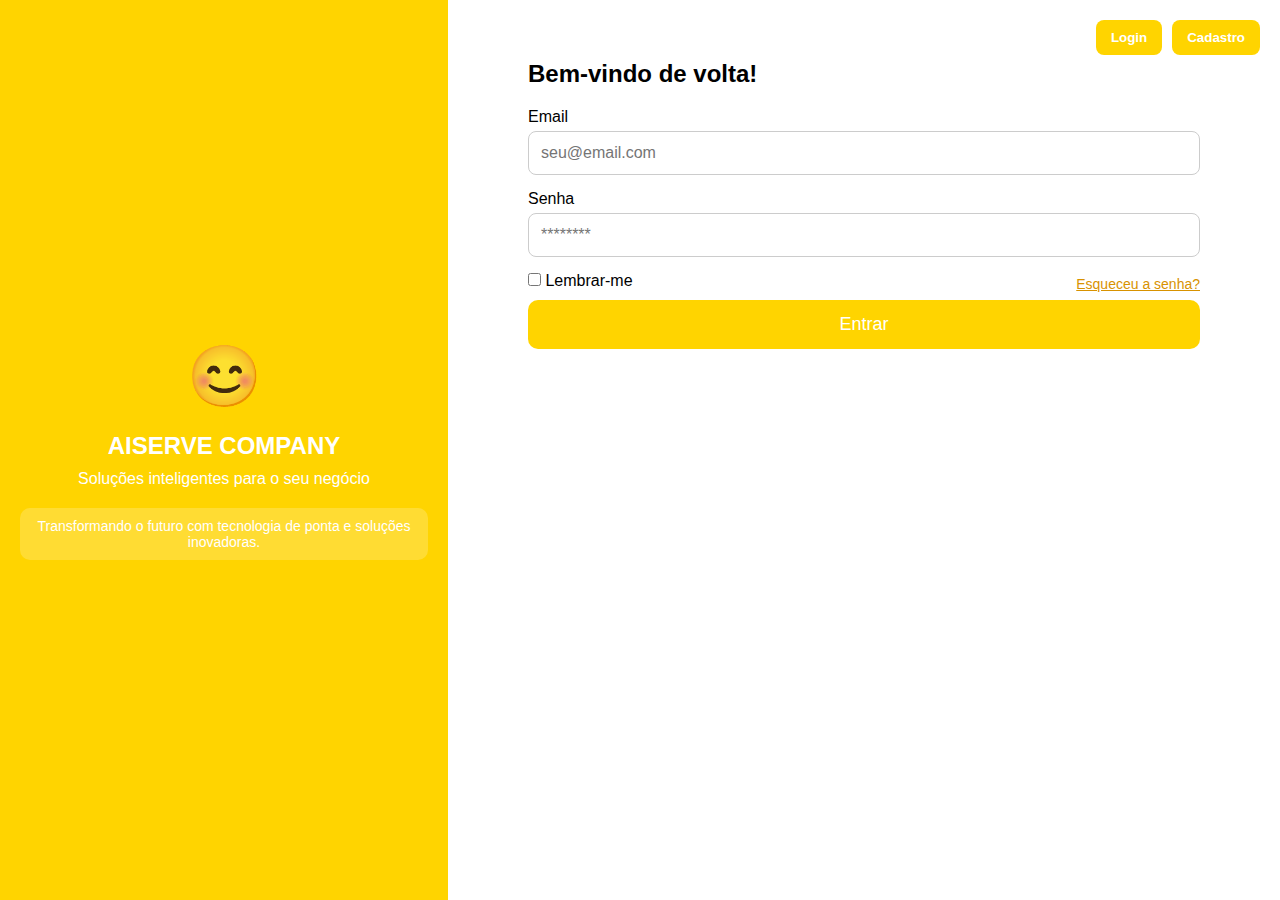
<file: cadastro.index.html>
<!DOCTYPE html>
<html lang="pt-BR">
<head>
  <meta charset="UTF-8" />
  <meta name="viewport" content="width=device-width, initial-scale=1.0" />
  <title>AISERVE COMPANY - Login e Cadastro</title>
  <link rel="stylesheet" href="style.css">
</head>
<body>
  <div class="nav-buttons">
    <button onclick="goToSlide(0)">Login</button>
    <button onclick="goToSlide(1)">Cadastro</button>
  </div>

  <div class="slider">
    <div class="slides" id="slides">
      <!-- LOGIN -->
      <div class="slide">
        <div class="left">
          <div style="font-size: 60px;">😊</div>
          <h1>AISERVE COMPANY</h1>
          <p>Soluções inteligentes para o seu negócio</p>
          <div class="box">Transformando o futuro com tecnologia de ponta e soluções inovadoras.</div>
        </div>
        <div class="right">
          <h2>Bem-vindo de volta!</h2>
          <label for="email-login">Email</label>
          <input type="email" id="email-login" placeholder="seu@email.com">

          <label for="senha-login">Senha</label>
          <input type="password" id="senha-login" placeholder="********">

          <div style="display: flex; justify-content: space-between; align-items: center; margin-bottom: 20px;">
            <label><input type="checkbox"> Lembrar-me</label>
            <a href="#" onclick="abrirModal()" style="color: #d89200; font-size: 14px;">Esqueceu a senha?</a>
          </div>

          <div class="error-msg" id="error-msg"></div>
          <button class="submit">Entrar</button>
        </div>
      </div>

      <!-- CADASTRO -->
      <div class="slide">
        <div class="left">
          <div style="font-size: 60px;">😊</div>
          <h1>AISERVE COMPANY</h1>
          <p>Soluções inteligentes para o seu negócio</p>
          <div class="box">Transformando o futuro com tecnologia de ponta e soluções inovadoras.</div>
        </div>
        <div class="right">
          <h2>Crie sua conta</h2>

          <label for="nome">Nome</label>
          <input type="text" id="nome" placeholder="Seu nome">

          <label for="email">Email</label>
          <input type="email" id="email" placeholder="seu@email.com">

          <div class="row" style="display: flex; gap: 20px;">
            <div style="flex: 1;">
              <label for="senha">Senha</label>
              <input type="password" id="senha" placeholder="********">
            </div>
            <div style="flex: 1;">
              <label for="confirmar">Confirmar senha</label>
              <input type="password" id="confirmar" placeholder="********">
            </div>
          </div>

          <div class="checkbox">
            <label>
              <input type="checkbox" />
              Eu concordo com os <a href="#">Termos de Serviço</a> e <a href="#">Política de Privacidade</a>
            </label>
          </div>

          <div class="error-msg" id="error-msg2"></div>
          <button class="submit">Cadastrar</button>
        </div>
      </div>
    </div>
  </div>
<script type="module" src="main.index.js"></script>
</body>
<!-- Modal de recuperação de senha -->
<div id="modal-recuperar" style="display:none; position:fixed; top:0; left:0; width:100%; height:100%; background:rgba(0,0,0,0.6); z-index:20; justify-content:center; align-items:center;">
  <div style="background:#fff; padding:30px; border-radius:10px; width:90%; max-width:400px; text-align:center;">
    <h2>Recuperar senha</h2>
    <p>Digite seu e-mail e enviaremos instruções para redefinir sua senha.</p>
    <input type="email" id="recuperar-email" placeholder="seu@email.com" style="width:100%; padding:10px; margin-top:10px; margin-bottom:20px; border:1px solid #ccc; border-radius:8px;">
    <button onclick="enviarRecuperacao()" style="background:#FFD400; color:white; border:none; padding:10px 20px; border-radius:8px; cursor:pointer;">Enviar</button>
    <br><br>
    <a href="#" onclick="fecharModal()" style="color:#d89200;">Cancelar</a>
  </div>
</div>
</html>
</file>
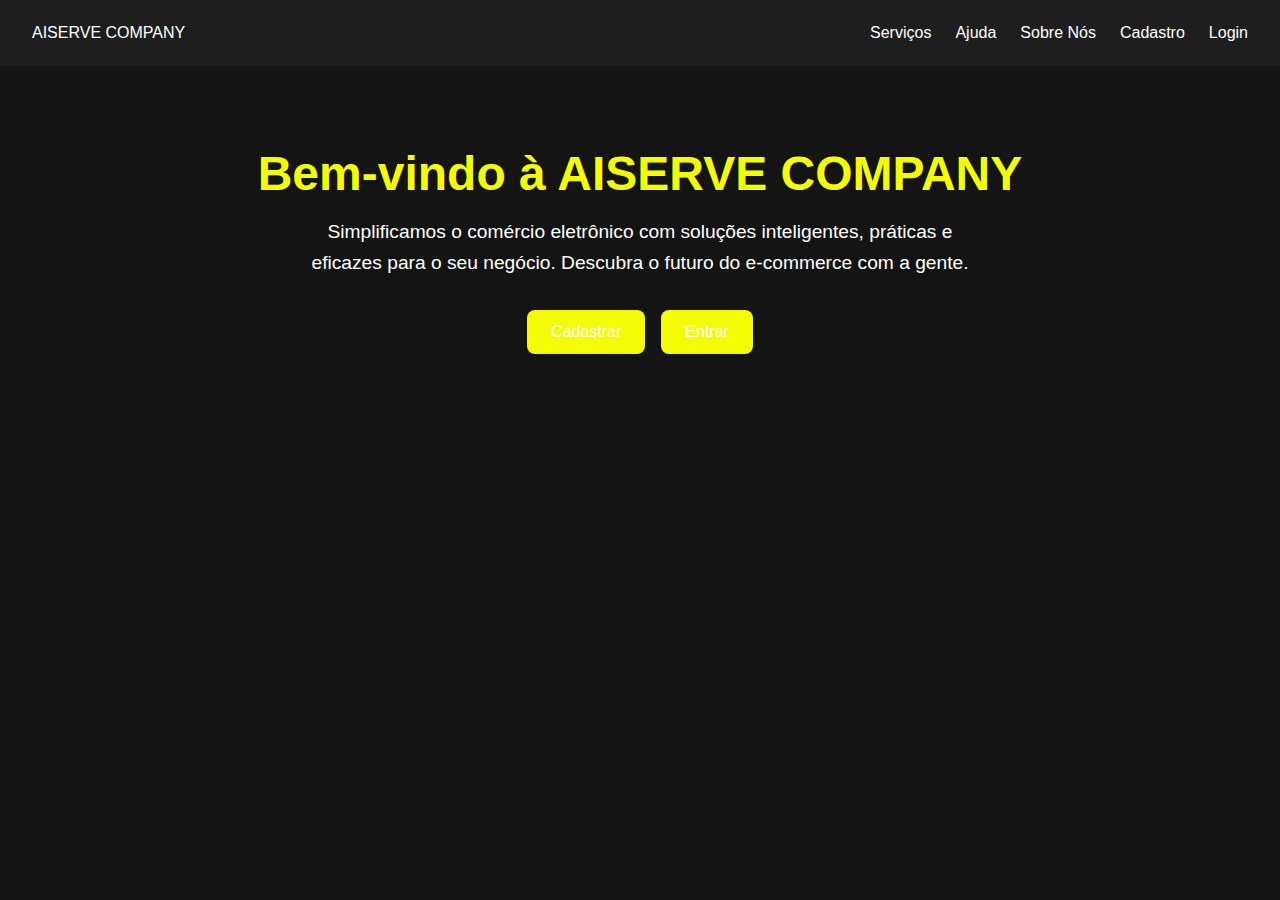
<file: base index/botão.html>
<!DOCTYPE html>
<html lang="pt-BR">
<head>
  <meta charset="UTF-8">
  <meta name="viewport" content="width=device-width, initial-scale=1.0">
  <title>AiServe Company</title>
  <style>
    * {
      margin: 0;
      padding: 0;
      box-sizing: border-box;
      font-family: 'Arial', sans-serif;
    }

    body {
      background-color: #141414;
      color: white;
    }

    header {
      display: flex;
      justify-content: space-between;
      align-items: center;
      padding: 1.5rem 2rem;
      background-color: #1e1e1e;
    }

    .logo {
      font-size: 1.8rem;
      font-weight: bold;
      color: #ffffff;
    }

    nav {
      display: flex;
      gap: 1.5rem;
    }

    nav a {
      color: white;
      text-decoration: none;
      font-size: 1rem;
      transition: color 0.3s;
    }

    nav a:hover {
      color: #f3fc05;
    }

    .main {
      text-align: center;
      padding: 5rem 2rem;
    }

    .main h1 {
      font-size: 3rem;
      margin-bottom: 1rem;
      color: #f3fc05;
    }

    .main p {
      font-size: 1.2rem;
      max-width: 700px;
      margin: 0 auto;
      line-height: 1.6;
    }

    .buttons {
      margin-top: 2rem;
      display: flex;
      justify-content: center;
      gap: 1rem;
    }

    .buttons button {
      background-color: #f3fc05;
      border: none;
      padding: 0.8rem 1.5rem;
      font-size: 1rem;
      color: white;
      border-radius: 8px;
      cursor: pointer;
      transition: background-color 0.3s;
    }

    .buttons button:hover {
      background-color: #f3fc05;
    }

    @media (max-width: 768px) {
      .main h1 {
        font-size: 2.2rem;
      }

      nav {
        flex-direction: column;
        gap: 0.8rem;
      }
    }
  </style>
</head>
<body>
  <header>
    <div class="logo-name"><span>A</span>ISERVE COMPANY</div>
    <nav>
      <a href="#servicos">Serviços</a>
      <a href="#ajuda">Ajuda</a>
      <a href="#sobre">Sobre Nós</a>
      <a href="#cadastro">Cadastro</a>
      <a href="#login">Login</a>
    </nav>
  </header>

  <section class="main">
    <h1>Bem-vindo à AISERVE COMPANY</h1>
    <p>Simplificamos o comércio eletrônico com soluções inteligentes, práticas e eficazes para o seu negócio. Descubra o futuro do e-commerce com a gente.</p>
    <div class="buttons">
      <button onclick="alert('Cadastro')">Cadastrar</button>
      <button onclick="alert('Login')">Entrar</button>
    </div>
  </section>
</body>
</html>
</file>
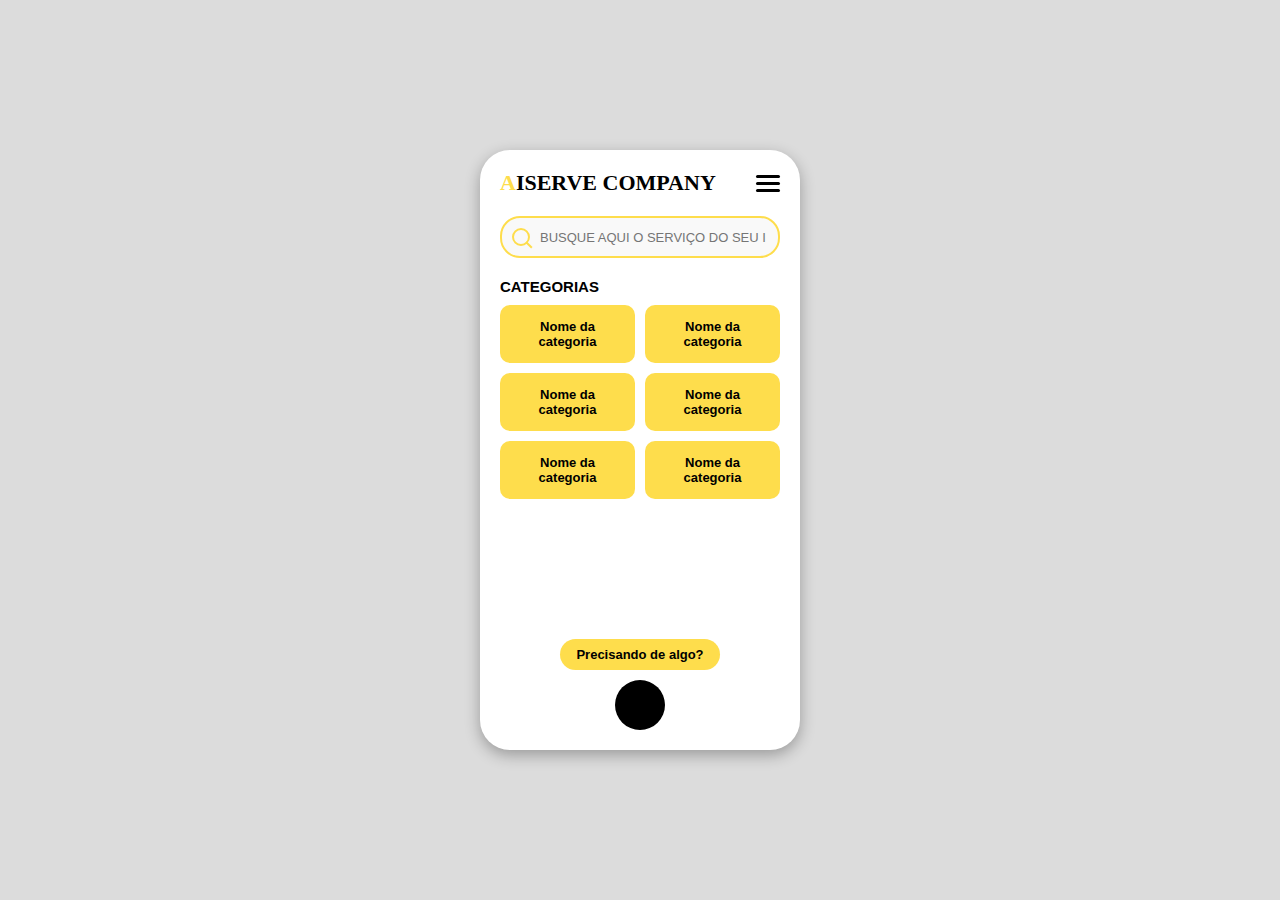
<file: base index/cllr.html>
<!DOCTYPE html>
<html lang="pt-BR">
<head>
  <meta charset="UTF-8">
  <title>AISERVA App</title>
  <style>
    * {
      box-sizing: border-box;
    }

    body {
      margin: 0;
      background-color: #dcdcdc;
      font-family: 'Arial', sans-serif;
      display: flex;
      justify-content: center;
      align-items: center;
      height: 100vh;
    }

    .app {
      width: 320px;
      height: 600px;
      background-color: #fff;
      border-radius: 30px;
      box-shadow: 0 5px 15px rgba(0, 0, 0, 0.3);
      padding: 20px;
      position: relative;
      overflow: hidden;
    }

    /* Nome da empresa */
    .logo-bar {
      display: flex;
      justify-content: space-between;
      align-items: center;
      margin-bottom: 20px;
    }

    .logo-name {
      font-family: 'Georgia', serif;
      font-size: 22px;
      font-weight: bold;
      color: #000;
    }

    .logo-name span {
      color: #fedd4c;
    }

    /* Menu hamburguer preto */
    .menu-icon {
      cursor: pointer;
      margin-left: 10px;
    }

    .menu-icon div {
      width: 24px;
      height: 3px;
      background-color: #000;
      margin: 4px 0;
      border-radius: 2px;
    }

    /* Campo de busca estilizado */
    .top-bar {
      display: flex;
      align-items: center;
      background-color: #f9f9f9;
      padding: 10px;
      border: 2px solid #fedd4c;
      border-radius: 20px;
      margin-bottom: 20px;
    }

    .icon-search {
      width: 18px;
      height: 18px;
      border: 2px solid #fedd4c;
      border-radius: 50%;
      position: relative;
      margin-right: 8px;
    }

    .icon-search::after {
      content: "";
      width: 8px;
      height: 2px;
      background-color: #fedd4c;
      position: absolute;
      right: -5px;
      bottom: -2px;
      transform: rotate(45deg);
    }

    .search-bar {
      flex: 1;
      border: none;
      background: transparent;
      font-size: 13px;
      outline: none;
      color: #000;
    }

    h3 {
      font-size: 15px;
      color: #000;
      margin-bottom: 10px;
    }

    .categories {
      display: grid;
      grid-template-columns: 1fr 1fr;
      gap: 10px;
    }

    .category {
      background-color: #fedd4c;
      color: #000;
      border-radius: 10px;
      padding: 14px;
      text-align: center;
      font-size: 13px;
      font-weight: bold;
      cursor: pointer;
      transition: 0.3s;
    }

    .category:hover {
      background-color: #e6c842;
    }

    .footer {
      position: absolute;
      bottom: 20px;
      left: 0;
      right: 0;
      text-align: center;
    }

    .bubble {
      background-color: #fedd4c;
      padding: 8px 16px;
      border-radius: 40px;
      font-size: 13px;
      display: inline-block;
      color: #000;
      font-weight: bold;
      margin-bottom: 10px;
    }

    .silhouette {
      width: 50px;
      height: 50px;
      background: black;
      border-radius: 50%;
      margin: auto;
    }
  </style>
</head>
<body>

  <div class="app">

    <!-- Topo: nome + menu -->
    <div class="logo-bar">
      <div class="logo-name">
        <span>A</span>ISERVE COMPANY
      </div>
      <div class="menu-icon">
        <div></div>
        <div></div>
        <div></div>
      </div>
    </div>

    <!-- Barra de pesquisa -->
    <div class="top-bar">
      <div class="icon-search"></div>
      <input class="search-bar" placeholder="BUSQUE AQUI O SERVIÇO DO SEU INTERESSE">
    </div>

    <!-- Categorias -->
    <h3>CATEGORIAS</h3>
    <div class="categories">
      <div class="category">Nome da categoria</div>
      <div class="category">Nome da categoria</div>
      <div class="category">Nome da categoria</div>
      <div class="category">Nome da categoria</div>
      <div class="category">Nome da categoria</div>
      <div class="category">Nome da categoria</div>
    </div>

    <!-- Rodapé -->
    <div class="footer">
      <div class="bubble">Precisando de algo?</div>
      <div class="silhouette"></div>
    </div>

  </div>

</body>
</html>
</file>
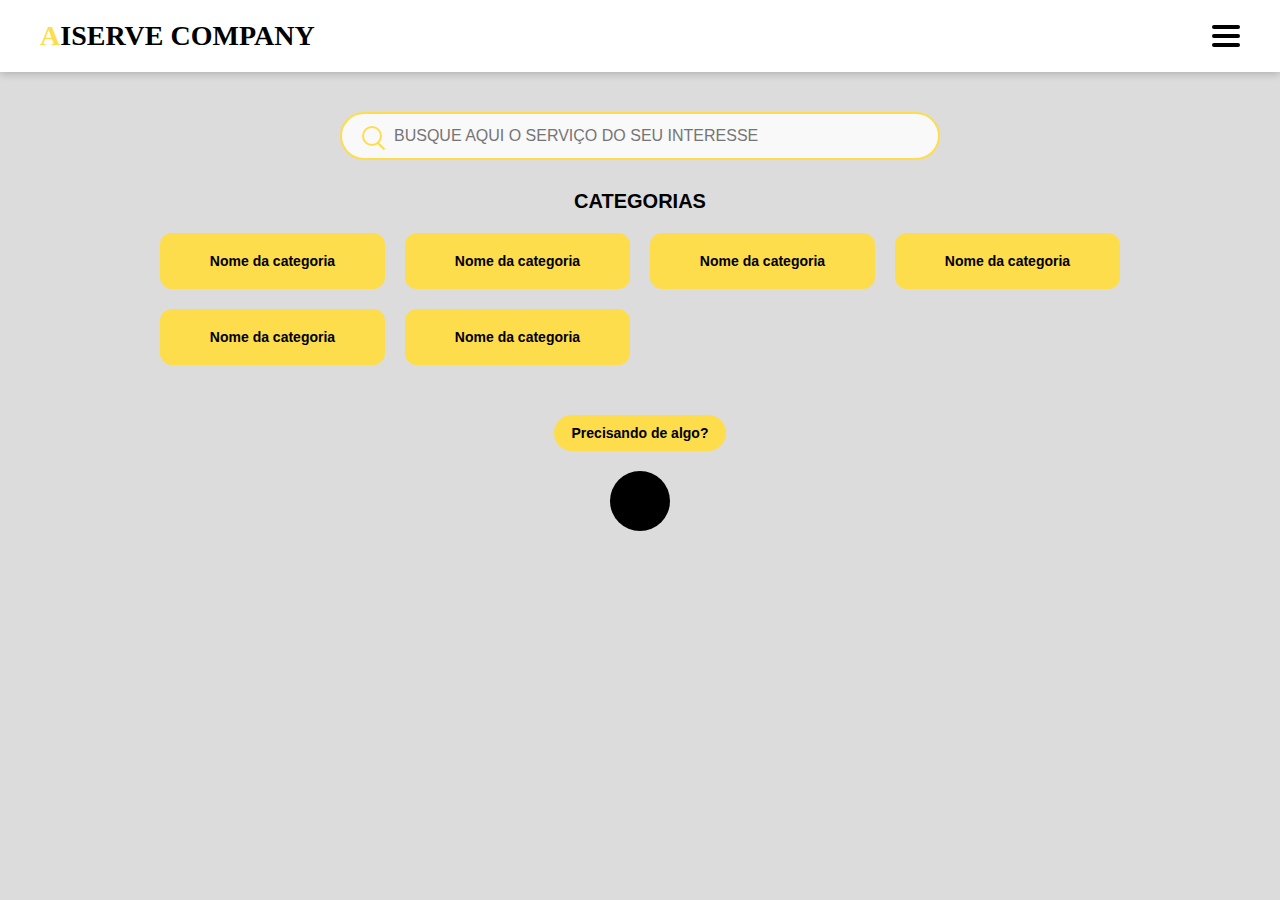
<file: base index/web.html>
<!DOCTYPE html>
<html lang="pt-BR">
<head>
  <meta charset="UTF-8">
  <title>AISERVA Web</title>
  <style>
    * {
      box-sizing: border-box;
    }

    body {
      margin: 0;
      background-color: #dcdcdc;
      font-family: 'Arial', sans-serif;
    }

    header {
      background-color: #fff;
      display: flex;
      justify-content: space-between;
      align-items: center;
      padding: 20px 40px;
      box-shadow: 0 2px 8px rgba(0, 0, 0, 0.2);
    }

    .logo-name {
      font-family: 'Georgia', serif;
      font-size: 28px;
      font-weight: bold;
      color: #000;
    }

    .logo-name span {
      color: #fedd4c;
    }

    .menu-icon {
      cursor: pointer;
      display: flex;
      flex-direction: column;
      gap: 5px;
    }

    .menu-icon div {
      width: 28px;
      height: 4px;
      background-color: #000;
      border-radius: 2px;
    }

    .container {
      max-width: 1000px;
      margin: 40px auto;
      padding: 0 20px;
    }

    .top-bar {
      display: flex;
      align-items: center;
      background-color: #f9f9f9;
      padding: 12px 20px;
      border: 2px solid #fedd4c;
      border-radius: 30px;
      margin-bottom: 30px;
      max-width: 600px;
      margin-left: auto;
      margin-right: auto;
    }

    .icon-search {
      width: 20px;
      height: 20px;
      border: 2px solid #fedd4c;
      border-radius: 50%;
      position: relative;
      margin-right: 10px;
    }

    .icon-search::after {
      content: "";
      width: 10px;
      height: 2px;
      background-color: #fedd4c;
      position: absolute;
      right: -6px;
      bottom: -3px;
      transform: rotate(45deg);
    }

    .search-bar {
      flex: 1;
      border: none;
      background: transparent;
      font-size: 16px;
      outline: none;
      color: #000;
    }

    h2 {
      text-align: center;
      font-size: 20px;
      color: #000;
      margin-bottom: 20px;
    }

    .categories {
      display: grid;
      grid-template-columns: repeat(auto-fill, minmax(180px, 1fr));
      gap: 20px;
    }

    .category {
      background-color: #fedd4c;
      color: #000;
      border-radius: 12px;
      padding: 20px;
      text-align: center;
      font-size: 14px;
      font-weight: bold;
      cursor: pointer;
      transition: 0.3s;
    }

    .category:hover {
      background-color: #e6c842;
    }

    .footer {
      margin-top: 50px;
      text-align: center;
    }

    .bubble {
      background-color: #fedd4c;
      padding: 10px 18px;
      border-radius: 40px;
      font-size: 14px;
      font-weight: bold;
      display: inline-block;
      color: #000;
    }

    .silhouette {
      width: 60px;
      height: 60px;
      background: black;
      border-radius: 50%;
      margin: 20px auto 0;
    }

  </style>
</head>
<body>

  <header>
    <div class="logo-name">
      <span>A</span>ISERVE COMPANY
    </div>
    <div class="menu-icon">
      <div></div>
      <div></div>
      <div></div>
    </div>
  </header>

  <div class="container">

    <div class="top-bar">
      <div class="icon-search"></div>
      <input class="search-bar" placeholder="BUSQUE AQUI O SERVIÇO DO SEU INTERESSE">
    </div>

    <h2>CATEGORIAS</h2>
    <div class="categories">
      <div class="category">Nome da categoria</div>
      <div class="category">Nome da categoria</div>
      <div class="category">Nome da categoria</div>
      <div class="category">Nome da categoria</div>
      <div class="category">Nome da categoria</div>
      <div class="category">Nome da categoria</div>
    </div>

    <div class="footer">
      <div class="bubble">Precisando de algo?</div>
      <div class="silhouette"></div>
    </div>

  </div>

</body>
</html>
</file>
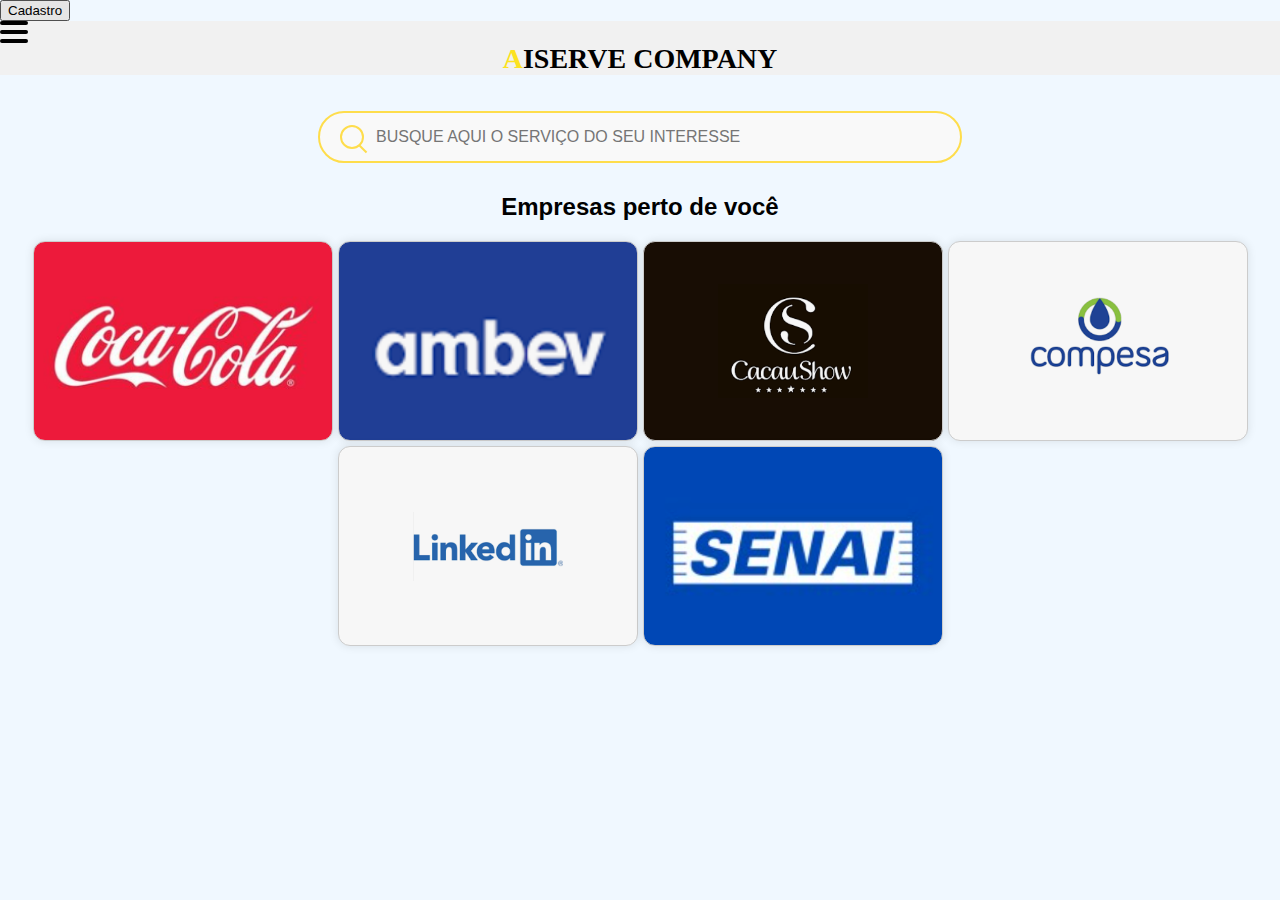
<file: index/teste_index.html>
<!DOCTYPE html>
<html lang="pt-BR">
<head>
  <meta charset="UTF-8">
  <meta name="viewport" content="width=device-width, initial-scale=1.0">
  <title>Página com Cadastro/Login</title>
  <link href="https://cdnjs.cloudflare.com/ajax/libs/font-awesome/6.5.2/css/all.min.css" rel="stylesheet">
  <link rel="stylesheet" href="style.css">
</head>
<body>
  <!-- botão de cadastro para a pagina de login -->
  <button onclick="window.location.href='../cadastro.index.html'">Cadastro</button>
  <!-- Modal Início -->
<div id="inicioModal" class="modal">
  <div class="modal-content" style="max-width: 600px;">
      <span class="close" onclick="closeModal('inicioModal')">&times;</span>
      <h2>Bem-vindo à AISERVE COMPANY</h2>
      <p><strong>🌟 Transformando seu negócio no mundo digital!</strong></p>
      <p>A <strong>ISERVE COMPANY</strong> é uma empresa inovadora especializada em soluções de e-commerce. Nosso propósito é transformar a experiência online de nossos clientes e parceiros por meio de tecnologias de ponta e um atendimento personalizado.</p>
  
      <p><strong>✨ O que oferecemos?</strong></p>
      <ul>
        <li>🔸 <strong>Plataformas de E-commerce Personalizadas:</strong> Criamos lojas virtuais adaptadas às suas necessidades, com foco na experiência do usuário.</li>
        <li>🔸 <strong>Consultoria e Estratégias Digitais:</strong> Ajudamos sua empresa a se destacar online com estratégias de marketing digital e SEO.</li>
        <li>🔸 <strong>Integração com Marketplaces:</strong> Expandimos a visibilidade do seu negócio integrando sua loja a grandes plataformas como Amazon, Mercado Livre e outras.</li>
        <li>🔸 <strong>Gestão de Logística:</strong> Oferecemos soluções completas para armazenamento e envio de produtos, garantindo eficiência e segurança.</li>
      </ul>
  
      <p><strong>💡 Como podemos te ajudar?</strong><br>
      Seja você um empreendedor iniciando o seu negócio ou uma empresa já consolidada, temos a solução ideal para transformar sua operação digital. Nossa equipe está pronta para ajudar você em cada etapa do processo.</p>

  </div>
</div>

<!-- Modal Serviços -->
<div id="servicosModal" class="modal">
  <div class="modal-content" style="max-width: 600px;">
    <span class="close" onclick="closeModal('servicosModal')">&times;</span>
    <h2>Serviços - AISERVE COMPANY</h2>
    <p><strong>🚀 Conectando você às soluções mais inovadoras!</strong></p>
    <p>A <strong>AISERVE COMPANY</strong> oferece uma ampla gama de serviços para facilitar a jornada de empresas e clientes no mundo digital. Nosso objetivo é proporcionar uma experiência de e-commerce eficiente, personalizada e adaptada às necessidades de cada usuário.</p>

    <p><strong>✨ Quais serviços a AISERVE COMPANY oferece?</strong></p>
    <ul>
      <li>🔸 <strong>Plataforma de E-commerce:</strong> Criamos lojas virtuais completas e personalizadas, com soluções para gestão de vendas, estoque, e clientes.</li>
      <li>🔸 <strong>Consultoria Digital:</strong> Nossa equipe de especialistas ajuda a otimizar sua presença online com estratégias de marketing digital, SEO e campanhas pagas.</li>
      <li>🔸 <strong>Integração com Marketplaces:</strong> Amplie sua visibilidade integrando sua loja a grandes marketplaces como Amazon e Mercado Livre.</li>
      <li>🔸 <strong>Gestão de Logística:</strong> Serviços de logística para empresas, com soluções de armazenamento e envio de produtos.</li>
    </ul>

    <p><strong>💡 Funcionalidades e Benefícios:</strong></p>
    <ul>
      <li>🔸 <strong>Pagamentos Seguros:</strong> Oferecemos múltiplas formas de pagamento com total segurança e criptografia.</li>
      <li>🔸 <strong>Suporte 24/7:</strong> Atendimento ao cliente disponível a qualquer momento via chat, e-mail ou telefone.</li>
      <li>🔸 <strong>Ferramentas Analíticas:</strong> Acompanhe o desempenho da sua loja e entenda o comportamento do consumidor com relatórios detalhados.</li>
      <li>🔸 <strong>Gestão de Inventário:</strong> Controle eficiente do estoque, com alertas e gestão automatizada para evitar rupturas de estoque.</li>
    </ul>

    <p><strong>🔧 Como contratar nossos serviços?</strong><br>
    Para contratar ou obter mais informações sobre nossos serviços, siga os passos abaixo:</p>
    <ul>
      <li><strong>Solicitar Orçamento:</strong> Preencha o formulário no nosso site e um dos nossos especialistas entrará em contato para elaborar uma proposta personalizada.</li>
      <li><strong>Agendar uma Consultoria:</strong> Agende uma consultoria digital para entender como podemos melhorar seu e-commerce.</li>
      <li><strong>Assinatura dos Planos:</strong> Escolha um dos nossos planos de serviços que atendem suas necessidades e inicie a implementação imediata.</li>
    </ul>

    <p><strong>🔧 Suporte Técnico e Treinamentos</strong><br>
    AISERVE COMPANY também oferece treinamentos especializados para que sua equipe maximize o uso de nossas plataformas e ferramentas.</p>
  </div>
</div>
  <!-- Modal Serviços -->
<div id="sobrenosModal" class="modal">
  <div class="modal-content" style="max-width: 600px;">
    <span class="close" onclick="closeModal('sobrenosModal')">&times;</span>
    <h2>AISERVE COMPANY</h2>
    <p><strong>🛒 Transformando a experiência de e-commerce!</strong></p>
    <p>A <strong>AISERVE COMPANY</strong> é uma empresa inovadora no campo do e-commerce, com o objetivo de <strong>transformar a experiência de compra online</strong> e fornecer soluções personalizadas para clientes e empresas. Nossa missão é proporcionar uma experiência mais simples, rápida e segura para os consumidores, ao mesmo tempo em que oferecemos soluções práticas para as empresas expandirem sua presença online.</p>

    <p><strong>✨ O que é a AISERVE COMPANY?</strong><br>
    A ISERVE COMPANY é uma plataforma de e-commerce que oferece uma experiência única tanto para os consumidores quanto para os empreendedores. Oferecemos soluções personalizadas para lojas online, integração com marketplaces e estratégias de marketing digital, além de garantir a segurança e a otimização de todo o processo de compra e venda.</p>

    <p><strong>💡 Principais Funcionalidades:</strong></p>
    <ul>
      <li>🔸 <strong>Plataforma E-commerce Personalizada:</strong> Soluções de criação e gestão de lojas online, otimizadas para seu público-alvo.</li>
      <li>🔸 <strong>Integração com Marketplaces:</strong> Expansão do alcance com integração a grandes marketplaces como Amazon, Mercado Livre, eBay, etc.</li>
      <li>🔸 <strong>Gestão de Estoque e Logística:</strong> Controle eficiente de estoque e soluções logísticas para garantir a entrega pontual.</li>
      <li>🔸 <strong>Atendimento e Suporte ao Cliente:</strong> Suporte dedicado via chat, e-mail e telefone, garantindo a melhor experiência para os usuários.</li>
      <li>🔸 <strong>Marketing Digital:</strong> Estratégias personalizadas de SEO, campanhas no Google Ads, social media marketing e e-mail marketing.</li>
      <li>🔸 <strong>Facilidade de Pagamento:</strong> Múltiplas formas de pagamento seguras, com criptografia de ponta.</li>
      <li>🔸 <strong>Analytics e Relatórios Avançados:</strong> Ferramentas de análise de dados para otimizar as vendas e entender o comportamento dos consumidores.</li>
      <li>🔸 <strong>Inclusão Digital:</strong> Ferramentas e treinamentos gratuitos para pequenas empresas que desejam entrar no mercado digital.</li>
    </ul>
  </div>
</div>
<!-- Modal Ajuda -->
<div id="ajudaModal" class="modal">
  <div class="modal-content" style="max-width: 600px;">
    <span class="close" onclick="closeModal('ajudaModal')">&times;</span>
    <h2>Ajuda - AISERVE COMPANY</h2>
    <p><strong>🛒 Suporte e informações para otimizar sua experiência!</strong></p>
    <p>Bem-vindo à página de ajuda da <strong>ISERVE COMPANY</strong>! Aqui você encontrará respostas para as perguntas mais frequentes e recursos úteis para resolver qualquer dúvida sobre nossos serviços de e-commerce.</p>

    <p><strong>✨ O que é a AISERVE COMPANY?</strong><br>
    A ISERVE COMPANY é uma plataforma de e-commerce que oferece soluções personalizadas tanto para consumidores quanto para empresas. Nosso objetivo é transformar a experiência de compra online, proporcionando uma navegação simples, rápida e segura, além de ajudar empresas a expandirem sua presença digital de forma eficiente.</p>

    <p><strong>💡 Como posso começar com a ISERVE COMPANY?</strong></p>
    <ul>
      <li>🔸 <strong>Cadastro e Criação de Loja:</strong> Cadastre-se na nossa plataforma e crie sua loja online em poucos passos.</li>
      <li>🔸 <strong>Personalização:</strong> Customize sua loja conforme as necessidades do seu público e seu nicho de mercado.</li>
      <li>🔸 <strong>Integração com Marketplaces:</strong> Conecte sua loja aos principais marketplaces como Amazon e Mercado Livre para ampliar sua visibilidade.</li>
      <li>🔸 <strong>Gestão de Estoque e Logística:</strong> Acompanhe e gerencie seu estoque de forma prática e eficiente.</li>
    </ul>

    <p><strong>💡 Principais Funcionalidades:</strong></p>
    <ul>
      <li>🔸 <strong>Atendimento ao Cliente:</strong> Oferecemos suporte dedicado via chat, e-mail e telefone para tirar dúvidas e resolver problemas.</li>
      <li>🔸 <strong>Marketing Digital:</strong> Estratégias personalizadas de SEO, campanhas no Google Ads e social media marketing para aumentar suas vendas.</li>
      <li>🔸 <strong>Facilidade de Pagamento:</strong> Diversas opções de pagamento seguras, com total criptografia.</li>
      <li>🔸 <strong>Analytics e Relatórios:</strong> Ferramentas para otimizar suas vendas com relatórios detalhados sobre o comportamento de seus clientes.</li>
    </ul>

    <p><strong>🔧 Precisa de Suporte?</strong><br>
    Se você tiver qualquer dúvida ou necessidade de assistência, nossa equipe está pronta para ajudar.</p>
    <ul>
      <li><strong>Chat ao vivo:</strong> Acesse o chat no nosso site para atendimento em tempo real.</li>
      <li><strong>E-mail:</strong> Envie suas dúvidas para <a href="mailto:support@iserve.com">support@iserve.com</a></li>
      <li><strong>Telefone:</strong> Ligue para nosso suporte ao cliente: 0800-123-4567</li>
    </ul>

    <p><strong>🌍 Inclusão Digital</strong><br>
    A ISERVE COMPANY oferece treinamentos e ferramentas para apoiar pequenas empresas a ingressarem no mercado digital de forma rápida e eficaz.</p>
  </div>
</div>

</div>

    <div class="background_color">
      <div class="menu-icon" onclick="toggleMenu()">
        <div></div>
        <div></div>
        <div></div>
      </div>
      
        <div class="logo-name"><span>A</span>ISERVE COMPANY</div>
      </div>
    </div>

    <div class="dropdown-menu" id="dropdownMenu">
      <a href="#" onclick="openModal('inicioModal')">Início</a>
      <a href="#" onclick="openModal('servicosModal')">Serviços</a>
      <a href="#" onclick="openModal('sobrenosModal')">Sobre Nós</a>
      <a href="#" onclick="openModal('ajudaModal')">Ajuda</a>
    </div>    
  </div>
  
  <br><br>

  <div class="top-bar">
    <div class="icon-search"></div>
    <input class="search-bar" placeholder="BUSQUE AQUI O SERVIÇO DO SEU INTERESSE">
  </div>

  <div id="empresas-e-o-titulo" style="text-align: center;">
    <h2>Empresas perto de você</h2>
    <div class="category-grid">
      <div><button class="category Coca"></button></div>
      <div><button class="category Ambev"></button></div>
      <div><button class="category Cacau"></button></div>
      <div><button class="category Compesa"></button></div>
      <div><button class="category Likedin"></button></div>
      <div><button class="category Senai"></button></div>
    </div>
  </div>
  
  </div>
  <script src="script.js"></script>
</body>
</html>
</file>
<file: style.css>
* {
      margin: 0;
      padding: 0;
      box-sizing: border-box;
      font-family: 'Segoe UI', sans-serif;
    }

    body, html {
      height: 100%;
      overflow: hidden;
    }

    .slider {
      position: relative;
      width: 100vw;
      height: 100vh;
      overflow: hidden;
    }

    .slides {
      display: flex;
      width: 200vw;
      height: 100%;
      transition: transform 0.6s ease-in-out;
    }

    .slide {
      width: 100vw;
      height: 100%;
      display: flex;
      flex-shrink: 0;
    }

    .left {
      background: #FFD400;
      width: 35%;
      color: white;
      padding: 40px 20px;
      display: flex;
      flex-direction: column;
      align-items: center;
      justify-content: center;
      text-align: center;
    }

    .left h1 {
      font-size: 24px;
      margin-top: 20px;
    }

    .left p {
      margin-top: 10px;
      font-size: 16px;
    }

    .left .box {
      background: rgba(255, 255, 255, 0.2);
      padding: 10px;
      border-radius: 10px;
      margin-top: 20px;
      font-size: 14px;
    }

    .right {
      width: 65%;
      padding: 60px 80px;
      overflow-y: auto;
    }

    h2 {
      margin-bottom: 20px;
    }

    input[type="text"],
    input[type="email"],
    input[type="password"] {
      width: 100%;
      padding: 12px;
      margin-bottom: 15px;
      border: 1px solid #ccc;
      border-radius: 8px;
      font-size: 16px;
    }

    label {
      display: block;
      margin-bottom: 5px;
    }

    .checkbox {
      margin-bottom: 20px;
      font-size: 14px;
    }

    .checkbox input {
      margin-right: 8px;
    }

    .checkbox a {
      color: #d89200;
      text-decoration: none;
    }

    button.submit {
      width: 100%;
      padding: 14px;
      background-color: #FFD400;
      color: white;
      font-size: 18px;
      border: none;
      border-radius: 10px;
      cursor: pointer;
    }

    .nav-buttons {
      position: absolute;
      top: 20px;
      right: 20px;
      display: flex;
      gap: 10px;
      z-index: 10;
    }

    .nav-buttons button {
      background-color: #FFD400;
      border: none;
      padding: 10px 15px;
      border-radius: 8px;
      color: white;
      font-weight: bold;
      cursor: pointer;
    }

    .error-msg { margin: -15px 0 15px; text-align: center;}
</file>
<file: index/style.css>
body {
    background-color: aliceblue;
    margin: 0;
    font-family: Arial, sans-serif;
  }

  #container-lg {
    display: flex;
    justify-content: space-between;
    align-items: center;
    padding: 20px;
    height: 110px;
    background-color: #f1f1f1;
    border-bottom: 1px solid #e0e0e0;
    position: relative;
  }

  .menu-icon {
    cursor: pointer;
    display: flex;
    flex-direction: column;
    justify-content: center;
    gap: 5px;
  }

  .menu-icon div {
    width: 28px;
    height: 4px;
    background-color: #000;
    border-radius: 2px;
  }

  .dropdown-menu {
    display: none;
    position: absolute;
    top: 100px;
    left: 20px;
    background-color: white;
    border-radius: 10px;
    box-shadow: 0 4px 10px rgba(0, 0, 0, 0.15);
    z-index: 10;
    padding: 10px;
  }

  .dropdown-menu a {
    display: block;
    padding: 10px 15px;
    text-decoration: none;
    color: #000;
    font-size: 14px;
    border-radius: 5px;
  }

  .dropdown-menu a:hover {
    background-color: #fce220;
  }

  .logo-name {
    font-family: 'Georgia', serif;
    font-size: 28px;
    font-weight: bold;
    color: #000;
    display: flex;
    align-items: center;
    justify-content: center;
  }

  .logo-name span {
    color: #fce220;
  }

    .button-container {
        display: flex;
        gap: 20px;
        position: absolute; /* ou absolute, dependendo do seu caso */
        top: 10px; /* distância do topo */
        right: 20px; /* distância da direita */
        z-index: 1000; /* para ficar na frente dos outros elementos */
      }
      
    

  .btn-signup, .btn-login {
    padding: 10px 20px;
    border: none;
    border-radius: 4px;
    font-size: 14px;
    font-weight: 500;
    cursor: pointer;
    transition: all 0.3s ease;
  }

  .btn-signup {
    background: #fedd4c;
    color: #333;
  }

  .btn-signup:hover {
    background: #e3c644;
  }

  .btn-login {
    background: #fedd4c;
    color: rgb(0, 0, 0);
  }

  .btn-login:hover {
    background: #e3c644;
  }

  .top-bar {
    display: flex;
    align-items: center;
    background-color: #f9f9f9;
    padding: 12px 20px;
    border: 2px solid #fedd4c;
    border-radius: 30px;
    margin-bottom: 30px;
    max-width: 600px;
    margin-left: auto;
    margin-right: auto;
  }

  .icon-search {
    width: 20px;
    height: 20px;
    border: 2px solid #fedd4c;
    border-radius: 50%;
    position: relative;
    margin-right: 10px;
  }

  .icon-search::after {
    content: "";
    width: 10px;
    height: 2px;
    background-color: #fedd4c;
    position: absolute;
    right: -6px;
    bottom: -3px;
    transform: rotate(45deg);
  }

  .search-bar {
    flex: 1;
    border: none;
    background: transparent;
    font-size: 16px;
    outline: none;
    color: #000;
  }

  
  h2 {
    display: flex;
    justify-content: center;
    gap: 30px;
}

/* Modal */
.modal {
    display: none;
    position: fixed;
    z-index: 999;
    left: 0;
    top: 0;
    width: 100%;
    height: 100%;
    overflow: auto;
    background-color: rgba(0,0,0,0.5);
}

.modal-content {
    background-color: #fff;
    margin: 10% auto;
    padding: 30px;
    border-radius: 10px;
    width: 90%;
    max-width: 400px;
    position: relative;
    text-align: justify;
}

  .modal-content h2 {
      margin-top: 0;
    text-align: center;
}

.modal-content input {
    width: 100%;
    padding: 12px;
    margin: 10px 0;
    border-radius: 6px;
    border: 1px solid #ccc;
}

.modal-content button {
    width: 100%;
    padding: 12px;
    background-color: #ea1d2c;
    color: white;
    border: none;
    border-radius: 6px;
    font-weight: bold;
    cursor: pointer;
    transition: background 0.3s ease;
}

.modal-content button:hover {
    background-color: #d01826;
}

.close {
    position: absolute;
    top: 15px;
    right: 20px;
    font-size: 24px;
    cursor: pointer;
    color: #aaa;
}

.close:hover {
    color: #000;
}
.categories {
  display: grid;
  grid-template-columns: repeat(auto-fill, minmax(180px, 1fr));
  margin: 0px;
  gap: 5px;
}

.category-grid {
  display: flex;
  flex-wrap: wrap;
  justify-content: center;
  height: 35vh;
  gap: 5px;
  padding: 0; /* Remove qualquer preenchimento extra */
  margin: 0; /* Remove qualquer margem extra */
}
.category {
  height: 90px;
  width: 190px;
  background-color: #fedd4c;
  border-radius: 12px;
  padding: 5px;
  margin: 0px;
  border: none;
  transition: all 0.3s ease;
  transition: transform 0.3s ease;
}



.category-grid > div {
  #empresas-e-o-titulo {
    display: flex;
    flex-direction: column;
    align-items: center;
    margin-top: 30px;
}
  
  #empresas-e-o-titulo h2 {
    margin-bottom: 20px;
}
  
  .category-grid {
    max-width: 800px;
}
}

.category:hover {
  background-color: #fce220;
  cursor: pointer;
  transform: scale(1.1);
}

.category {
  width: 300px;
  height: 200px;
  background-color: #ffffff;
  border: 1px solid #ccc;
  padding: 20px;
  box-shadow: 0 0 10px rgba(0,0,0,0.1);
}
.Coca {
    background-image: url('../imagem/coca.png');
    background-size: cover;
    background-position: center;
}
.Ambev {
    background-image: url('../imagem/ambev.png');
    background-size: cover;
    background-position: center;
  }
  .Cacau {
    background-image: url('../imagem/cacau.png');
    background-size: cover;
    background-size: 150px auto; /* 50px de largura e altura automática */
    background-repeat: no-repeat;
    background-position: center;
    background-color: #180d04;
    transition: transform 0.3s ease;
}
.Cacau:hover {
    background-color: #180d04;
    transform: scale(1.1);
}
.Compesa {
    background-image: url('../imagem/compesa.png');
    background-size: cover;
    background-size: 150px auto; /* 50px de largura e altura automática */
    background-repeat: no-repeat;
    background-position: center;
    background-color: #f7f7f7;
    transition: transform 0.3s ease;
  }
.Compesa:hover {
    background-color: #f7f7f7;
    transform: scale(1.1);
  }
  .Likedin {
    background-image: url('../imagem/linkedin.png');
    background-size: cover;
    background-size: 150px auto; /* 50px de largura e altura automática */
    background-repeat: no-repeat;
    background-position: center;
    background-color: #f7f7f7;
  }
  .Likedin:hover {
    background-color: #f7f7f7;
  }
  .background_color{
    background-color: #f1f1f1;
  }
  .Senai {
    background-image: url('../imagem/senai.png');
    background-size: cover;
    background-position: center;
  }
</file>
